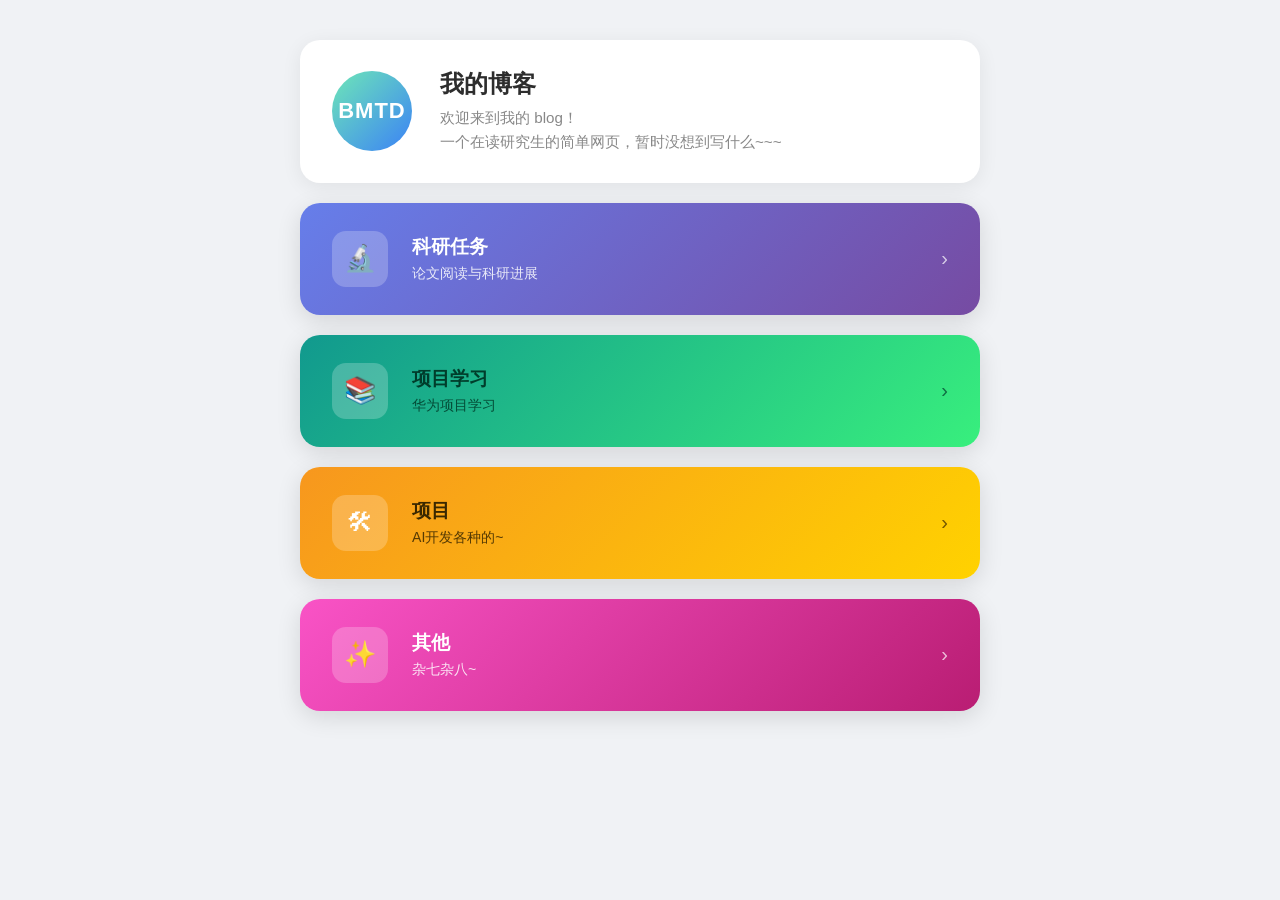
<file: index.html>
<!DOCTYPE html>
<html lang="zh-cn">
<head>
    <meta charset="UTF-8">
    <meta name="viewport" content="width=device-width, initial-scale=1">
    <title>我的博客</title>
    <style>
        * { box-sizing: border-box; margin: 0; padding: 0; }

        body {
            font-family: "Microsoft YaHei", "PingFang SC", Arial, sans-serif;
            background: #f0f2f5;
            min-height: 100vh;
            padding: 40px 20px 60px;
            color: #2d2d2d;
        }

        .page {
            max-width: 680px;
            margin: 0 auto;
            display: flex;
            flex-direction: column;
            gap: 20px;
        }

        /* ── 个人卡片 ── */
        .profile-card {
            background: #fff;
            border-radius: 20px;
            padding: 28px 32px;
            display: flex;
            align-items: center;
            gap: 28px;
            box-shadow: 0 4px 20px rgba(0,0,0,0.07);
        }

        .avatar {
            width: 80px;
            height: 80px;
            border-radius: 50%;
            background: linear-gradient(135deg, #6ee7b7, #3b82f6);
            display: flex;
            align-items: center;
            justify-content: center;
            font-size: 22px;
            font-weight: 700;
            color: #fff;
            flex-shrink: 0;
            letter-spacing: 1px;
        }

        .profile-info h1 {
            font-size: 1.5rem;
            font-weight: 700;
            margin-bottom: 6px;
        }

        .profile-info p {
            font-size: 0.95rem;
            color: #888;
            line-height: 1.6;
        }

        /* ── 导航卡片 ── */
        .nav-card {
            border-radius: 20px;
            padding: 28px 32px;
            display: flex;
            align-items: center;
            gap: 24px;
            text-decoration: none;
            color: #fff;
            box-shadow: 0 6px 24px rgba(0,0,0,0.12);
            transition: transform 0.18s ease, box-shadow 0.18s ease;
            cursor: pointer;
        }

        .nav-card:hover {
            transform: translateY(-3px);
            box-shadow: 0 10px 32px rgba(0,0,0,0.18);
        }

        .nav-card:active {
            transform: translateY(0);
        }

        .card-icon {
            width: 56px;
            height: 56px;
            border-radius: 14px;
            background: rgba(255,255,255,0.22);
            display: flex;
            align-items: center;
            justify-content: center;
            font-size: 26px;
            flex-shrink: 0;
        }

        .card-text h2 {
            font-size: 1.2rem;
            font-weight: 700;
            margin-bottom: 4px;
        }

        .card-text p {
            font-size: 0.88rem;
            opacity: 0.85;
        }

        .card-arrow {
            margin-left: auto;
            font-size: 20px;
            opacity: 0.7;
        }

        /* 每张卡片配色 */
        .card-research  { background: linear-gradient(135deg, #667eea, #764ba2); }
        .card-learning  { background: linear-gradient(135deg, #11998e, #38ef7d); }
        .card-projects  { background: linear-gradient(135deg, #f7971e, #ffd200); }
        .card-other     { background: linear-gradient(135deg, #f953c6, #b91d73); }

        .card-projects .card-text h2,
        .card-projects .card-text p,
        .card-projects .card-arrow { color: #3a2800; }
        .card-learning .card-text h2,
        .card-learning .card-text p,
        .card-learning .card-arrow { color: #003d2b; }

        @media (max-width: 480px) {
            .profile-card { padding: 22px 20px; gap: 18px; }
            .nav-card     { padding: 22px 20px; }
            .avatar       { width: 64px; height: 64px; font-size: 17px; }
        }
    </style>
</head>
<body>
    <div class="page">

        <!-- 个人卡片 -->
        <div class="profile-card">
            <div class="avatar">BMTD</div>
            <div class="profile-info">
                <h1>我的博客</h1>
                <p>欢迎来到我的 blog！<br>一个在读研究生的简单网页，暂时没想到写什么~~~</p>
            </div>
        </div>

        <!-- 科研任务 -->
        <a class="nav-card card-research" href="research.html">
            <div class="card-icon">🔬</div>
            <div class="card-text">
                <h2>科研任务</h2>
                <p>论文阅读与科研进展</p>
            </div>
            <span class="card-arrow">›</span>
        </a>

        <!-- 项目学习 -->
        <a class="nav-card card-learning" href="learning.html">
            <div class="card-icon">📚</div>
            <div class="card-text">
                <h2>项目学习</h2>
                <p>华为项目学习</p>
            </div>
            <span class="card-arrow">›</span>
        </a>

        <!-- 项目 -->
        <a class="nav-card card-projects" href="projects.html">
            <div class="card-icon">🛠</div>
            <div class="card-text">
                <h2>项目</h2>
                <p>AI开发各种的~</p>
            </div>
            <span class="card-arrow">›</span>
        </a>

        <!-- 其他 -->
        <a class="nav-card card-other" href="other.html">
            <div class="card-icon">✨</div>
            <div class="card-text">
                <h2>其他</h2>
                <p>杂七杂八~</p>
            </div>
            <span class="card-arrow">›</span>
        </a>

    </div>
</body>
</html>
</file>
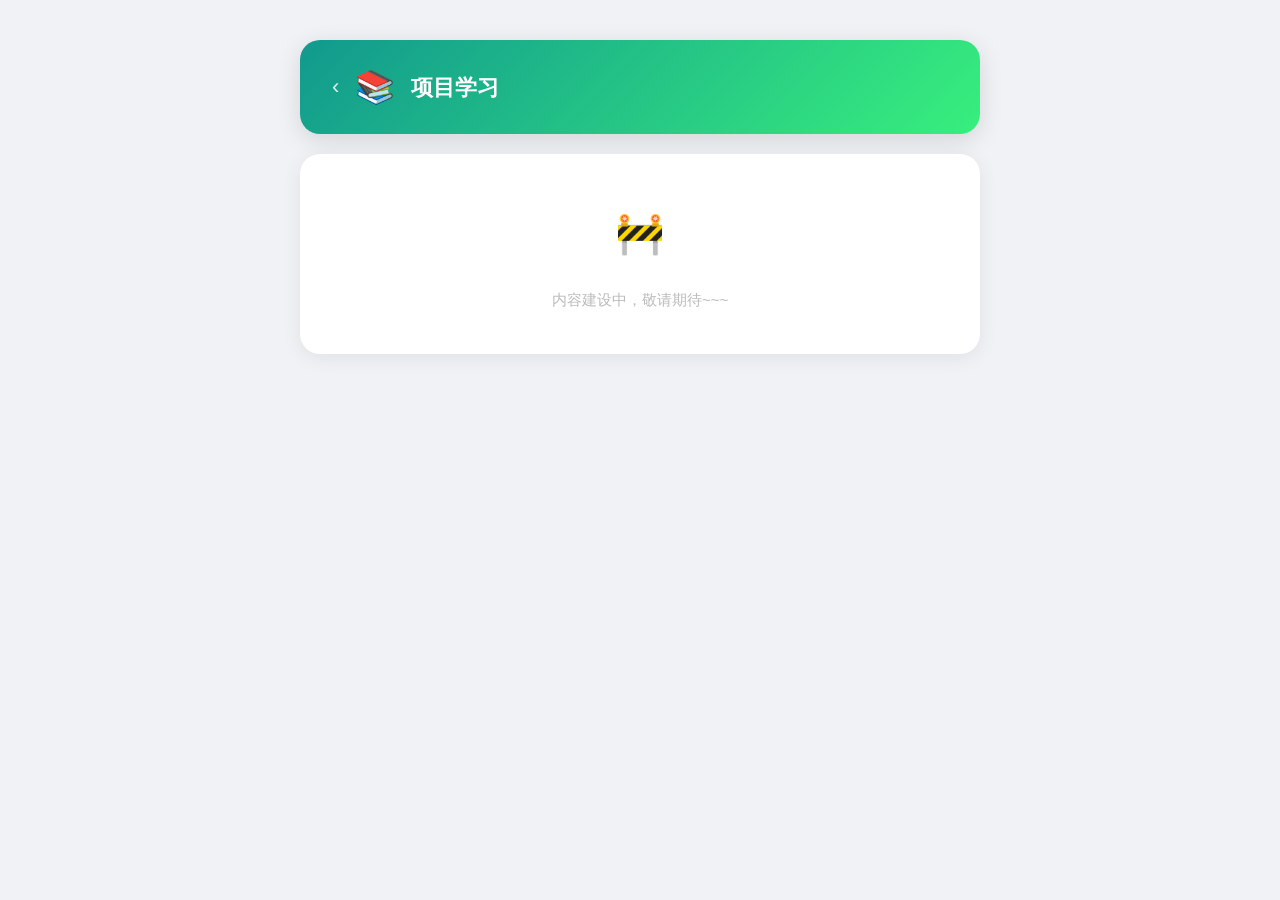
<file: learning.html>
<!DOCTYPE html>
<html lang="zh-cn">
<head>
    <meta charset="UTF-8">
    <meta name="viewport" content="width=device-width, initial-scale=1">
    <title>项目学习 — 我的博客</title>
    <style>
        *{box-sizing:border-box;margin:0;padding:0}
        body{font-family:"Microsoft YaHei","PingFang SC",Arial,sans-serif;background:#f0f2f5;min-height:100vh;padding:40px 20px 60px;color:#2d2d2d}
        .page{max-width:680px;margin:0 auto;display:flex;flex-direction:column;gap:20px}
        .header{background:linear-gradient(135deg,#11998e,#38ef7d);border-radius:20px;padding:28px 32px;display:flex;align-items:center;gap:16px;box-shadow:0 6px 24px rgba(0,0,0,0.12)}
        .back{text-decoration:none;color:#fff;font-size:22px;opacity:0.85;transition:opacity .15s}.back:hover{opacity:1}
        .header-icon{font-size:32px}
        .header h1{font-size:1.4rem;font-weight:700;color:#fff}
        .content{background:#fff;border-radius:20px;padding:32px;box-shadow:0 4px 20px rgba(0,0,0,0.07);min-height:200px;display:flex;align-items:center;justify-content:center}
        .placeholder{text-align:center;color:#bbb;font-size:0.95rem;line-height:2}
    </style>
</head>
<body>
    <div class="page">
        <div class="header">
            <a class="back" href="index.html">‹</a>
            <span class="header-icon">📚</span>
            <h1>项目学习</h1>
        </div>
        <div class="content">
            <div class="placeholder">
                <div style="font-size:40px;margin-bottom:12px">🚧</div>
                内容建设中，敬请期待~~~
            </div>
        </div>
    </div>
</body>
</html>
</file>
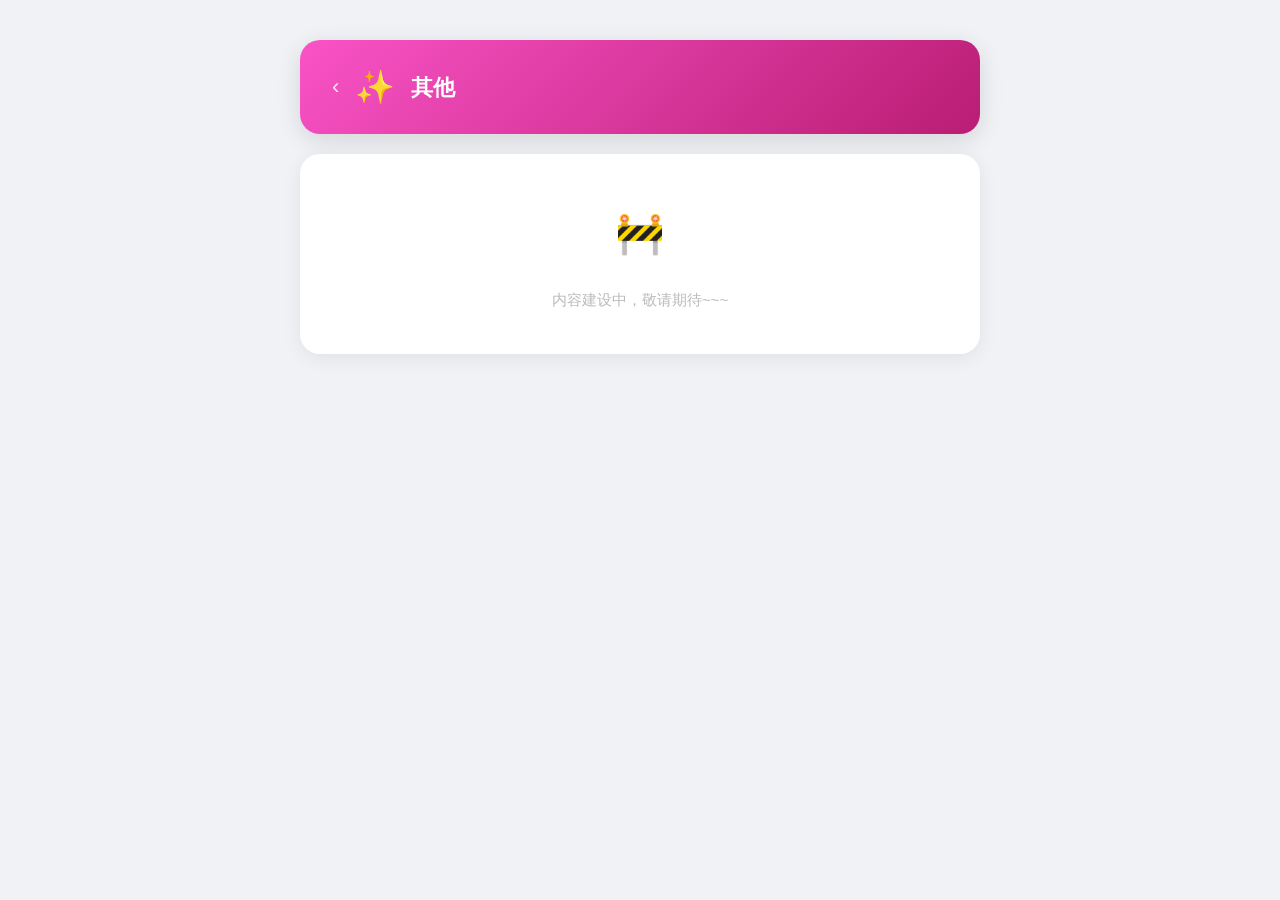
<file: other.html>
<!DOCTYPE html>
<html lang="zh-cn">
<head>
    <meta charset="UTF-8">
    <meta name="viewport" content="width=device-width, initial-scale=1">
    <title>其他 — 我的博客</title>
    <style>
        *{box-sizing:border-box;margin:0;padding:0}
        body{font-family:"Microsoft YaHei","PingFang SC",Arial,sans-serif;background:#f0f2f5;min-height:100vh;padding:40px 20px 60px;color:#2d2d2d}
        .page{max-width:680px;margin:0 auto;display:flex;flex-direction:column;gap:20px}
        .header{background:linear-gradient(135deg,#f953c6,#b91d73);border-radius:20px;padding:28px 32px;display:flex;align-items:center;gap:16px;box-shadow:0 6px 24px rgba(0,0,0,0.12)}
        .back{text-decoration:none;color:#fff;font-size:22px;opacity:0.85;transition:opacity .15s}.back:hover{opacity:1}
        .header-icon{font-size:32px}
        .header h1{font-size:1.4rem;font-weight:700;color:#fff}
        .content{background:#fff;border-radius:20px;padding:32px;box-shadow:0 4px 20px rgba(0,0,0,0.07);min-height:200px;display:flex;align-items:center;justify-content:center}
        .placeholder{text-align:center;color:#bbb;font-size:0.95rem;line-height:2}
    </style>
</head>
<body>
    <div class="page">
        <div class="header">
            <a class="back" href="index.html">‹</a>
            <span class="header-icon">✨</span>
            <h1>其他</h1>
        </div>
        <div class="content">
            <div class="placeholder">
                <div style="font-size:40px;margin-bottom:12px">🚧</div>
                内容建设中，敬请期待~~~
            </div>
        </div>
    </div>
</body>
</html>
</file>
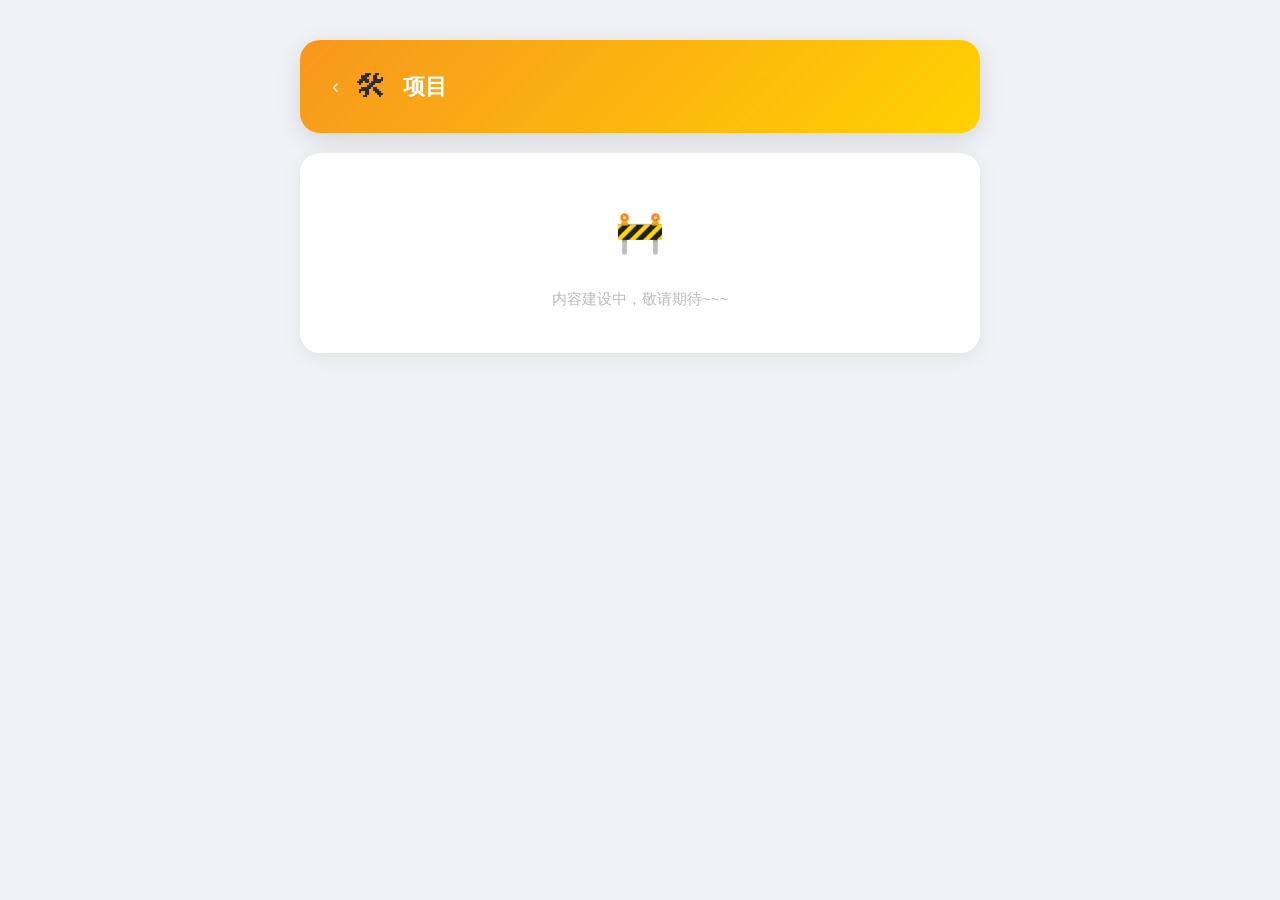
<file: projects.html>
<!DOCTYPE html>
<html lang="zh-cn">
<head>
    <meta charset="UTF-8">
    <meta name="viewport" content="width=device-width, initial-scale=1">
    <title>项目 — 我的博客</title>
    <style>
        *{box-sizing:border-box;margin:0;padding:0}
        body{font-family:"Microsoft YaHei","PingFang SC",Arial,sans-serif;background:#f0f2f5;min-height:100vh;padding:40px 20px 60px;color:#2d2d2d}
        .page{max-width:680px;margin:0 auto;display:flex;flex-direction:column;gap:20px}
        .header{background:linear-gradient(135deg,#f7971e,#ffd200);border-radius:20px;padding:28px 32px;display:flex;align-items:center;gap:16px;box-shadow:0 6px 24px rgba(0,0,0,0.12)}
        .back{text-decoration:none;color:#fff;font-size:22px;opacity:0.85;transition:opacity .15s}.back:hover{opacity:1}
        .header-icon{font-size:32px}
        .header h1{font-size:1.4rem;font-weight:700;color:#fff}
        .content{background:#fff;border-radius:20px;padding:32px;box-shadow:0 4px 20px rgba(0,0,0,0.07);min-height:200px;display:flex;align-items:center;justify-content:center}
        .placeholder{text-align:center;color:#bbb;font-size:0.95rem;line-height:2}
    </style>
</head>
<body>
    <div class="page">
        <div class="header">
            <a class="back" href="index.html">‹</a>
            <span class="header-icon">🛠</span>
            <h1>项目</h1>
        </div>
        <div class="content">
            <div class="placeholder">
                <div style="font-size:40px;margin-bottom:12px">🚧</div>
                内容建设中，敬请期待~~~
            </div>
        </div>
    </div>
</body>
</html>
</file>
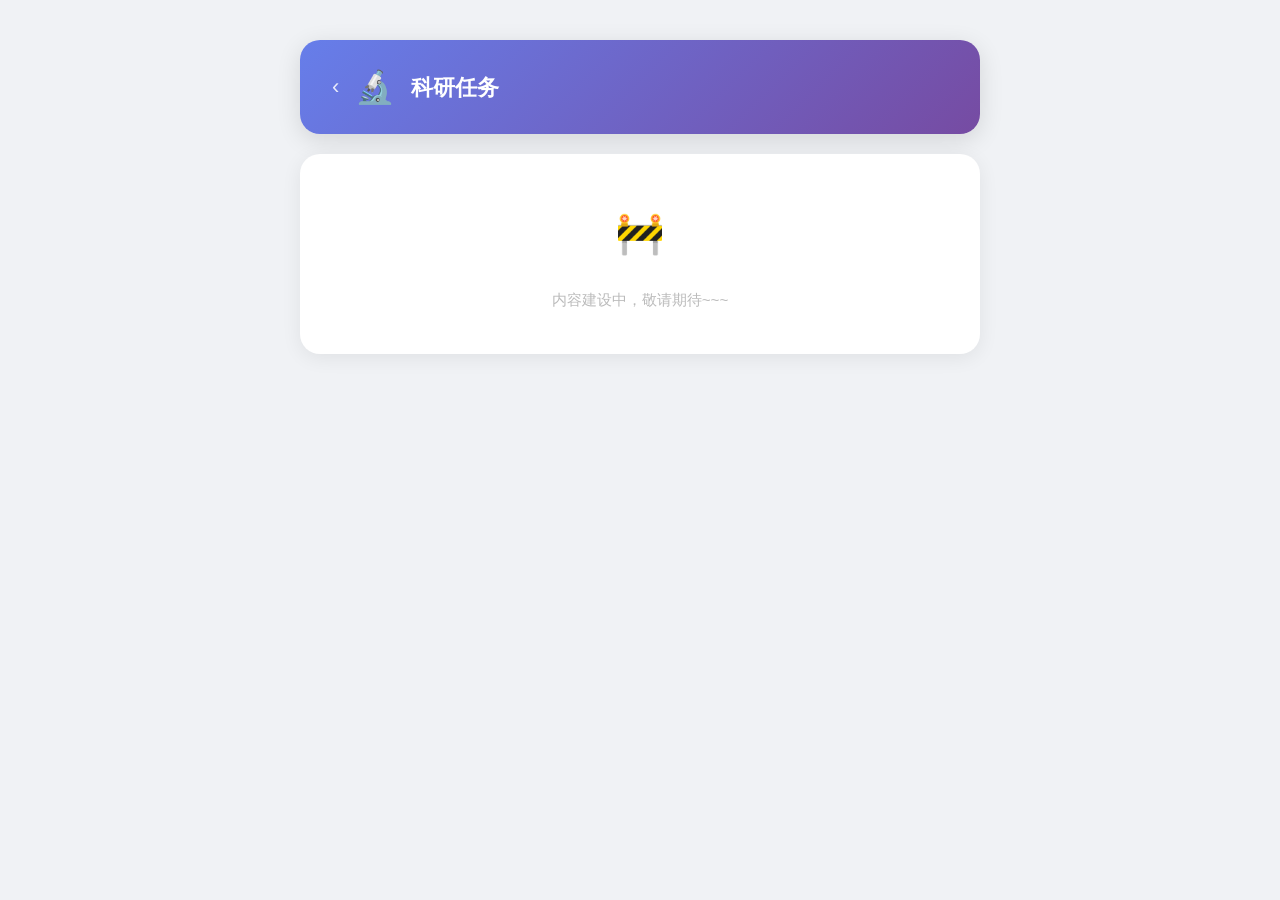
<file: research.html>
<!DOCTYPE html>
<html lang="zh-cn">
<head>
    <meta charset="UTF-8">
    <meta name="viewport" content="width=device-width, initial-scale=1">
    <title>科研任务 — 我的博客</title>
    <style>
        *{box-sizing:border-box;margin:0;padding:0}
        body{font-family:"Microsoft YaHei","PingFang SC",Arial,sans-serif;background:#f0f2f5;min-height:100vh;padding:40px 20px 60px;color:#2d2d2d}
        .page{max-width:680px;margin:0 auto;display:flex;flex-direction:column;gap:20px}
        .header{background:linear-gradient(135deg,#667eea,#764ba2);border-radius:20px;padding:28px 32px;display:flex;align-items:center;gap:16px;box-shadow:0 6px 24px rgba(0,0,0,0.12)}
        .back{text-decoration:none;color:#fff;font-size:22px;opacity:0.85;transition:opacity .15s}.back:hover{opacity:1}
        .header-icon{font-size:32px}
        .header h1{font-size:1.4rem;font-weight:700;color:#fff}
        .content{background:#fff;border-radius:20px;padding:32px;box-shadow:0 4px 20px rgba(0,0,0,0.07);min-height:200px;display:flex;align-items:center;justify-content:center}
        .placeholder{text-align:center;color:#bbb;font-size:0.95rem;line-height:2}
    </style>
</head>
<body>
    <div class="page">
        <div class="header">
            <a class="back" href="index.html">‹</a>
            <span class="header-icon">🔬</span>
            <h1>科研任务</h1>
        </div>
        <div class="content">
            <div class="placeholder">
                <div style="font-size:40px;margin-bottom:12px">🚧</div>
                内容建设中，敬请期待~~~
            </div>
        </div>
    </div>
</body>
</html>
</file>
